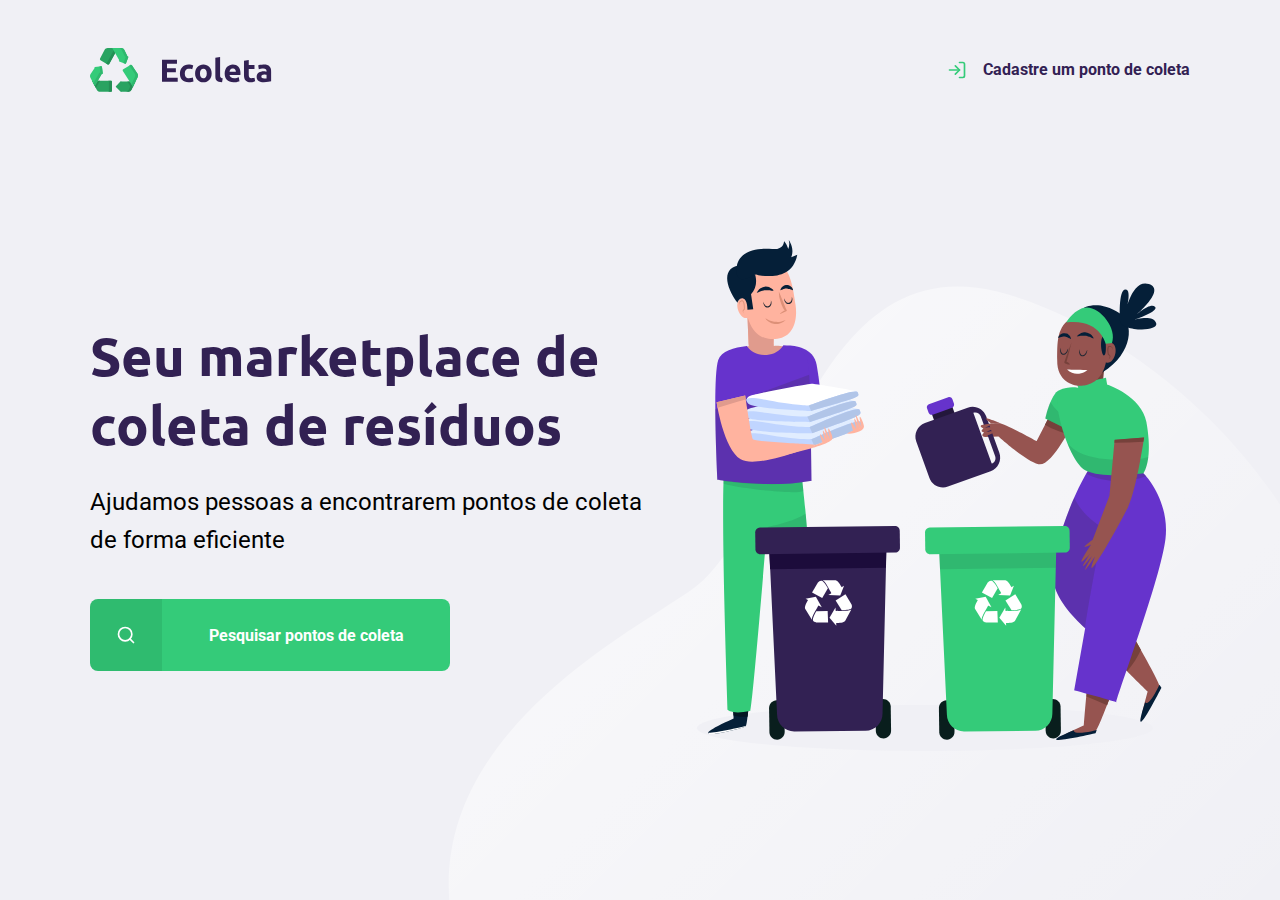
<file: index.html>
<!DOCTYPE html>
<html lang="pt_br">
<head>
    <meta charset="UTF-8">
    <meta name="viewport" content="width=device-width, initial-scale=1.0">
    <title>Ecoleta</title>

    <link href="https://fonts.googleapis.com/css2?family=Roboto&family=Ubuntu:wght@700&display=swap" rel="stylesheet">

    <link rel="stylesheet" href="styles/main.css">
    <link rel="stylesheet" href="styles/home.css">
    <link rel="stylesheet" href="styles/modal.css">

    <link rel="stylesheet" href="styles/responsive.css">
</head>
<body>
    <div id="page-home">
        <div class="content">
            <header>
                <img src="/assets/logo.svg" alt="Logomarca">
                <a href="create-point.html">
                    <span></span>
                    Cadastre um ponto de coleta
                </a>
    
            </header>
            
            <main>
                <h1>Seu marketplace de coleta de resíduos</h1>
        
                <p>Ajudamos pessoas a encontrarem pontos de coleta de forma eficiente</p>
            
                <a href="#">
                    <span></span>
                    <strong>Pesquisar pontos de coleta</strong>
                    </a>
            
            </main>
        </div>
        
    </div>

    <div id="modal" class="hide">
        <div class="content">
            <div class="header">
                <h1>Pontos de Coleta</h1>
                <a href="#">Fechar</a>
            </div>
            <form action="/search-results.html">
                <label for="search">Cidade</label>
                <div class="search field">
                    <input 
                    type="text" 
                    name="search"
                    placeholder="Pesquise por cidade">
                    <button>
                        <img src="/assets/search.svg" alt="Buscar"> 
                    </button>
                </div>
            </form>
        </div>
    </div>
    <script src="/scripts/index.js"></script>
</body>
</html>
</file>
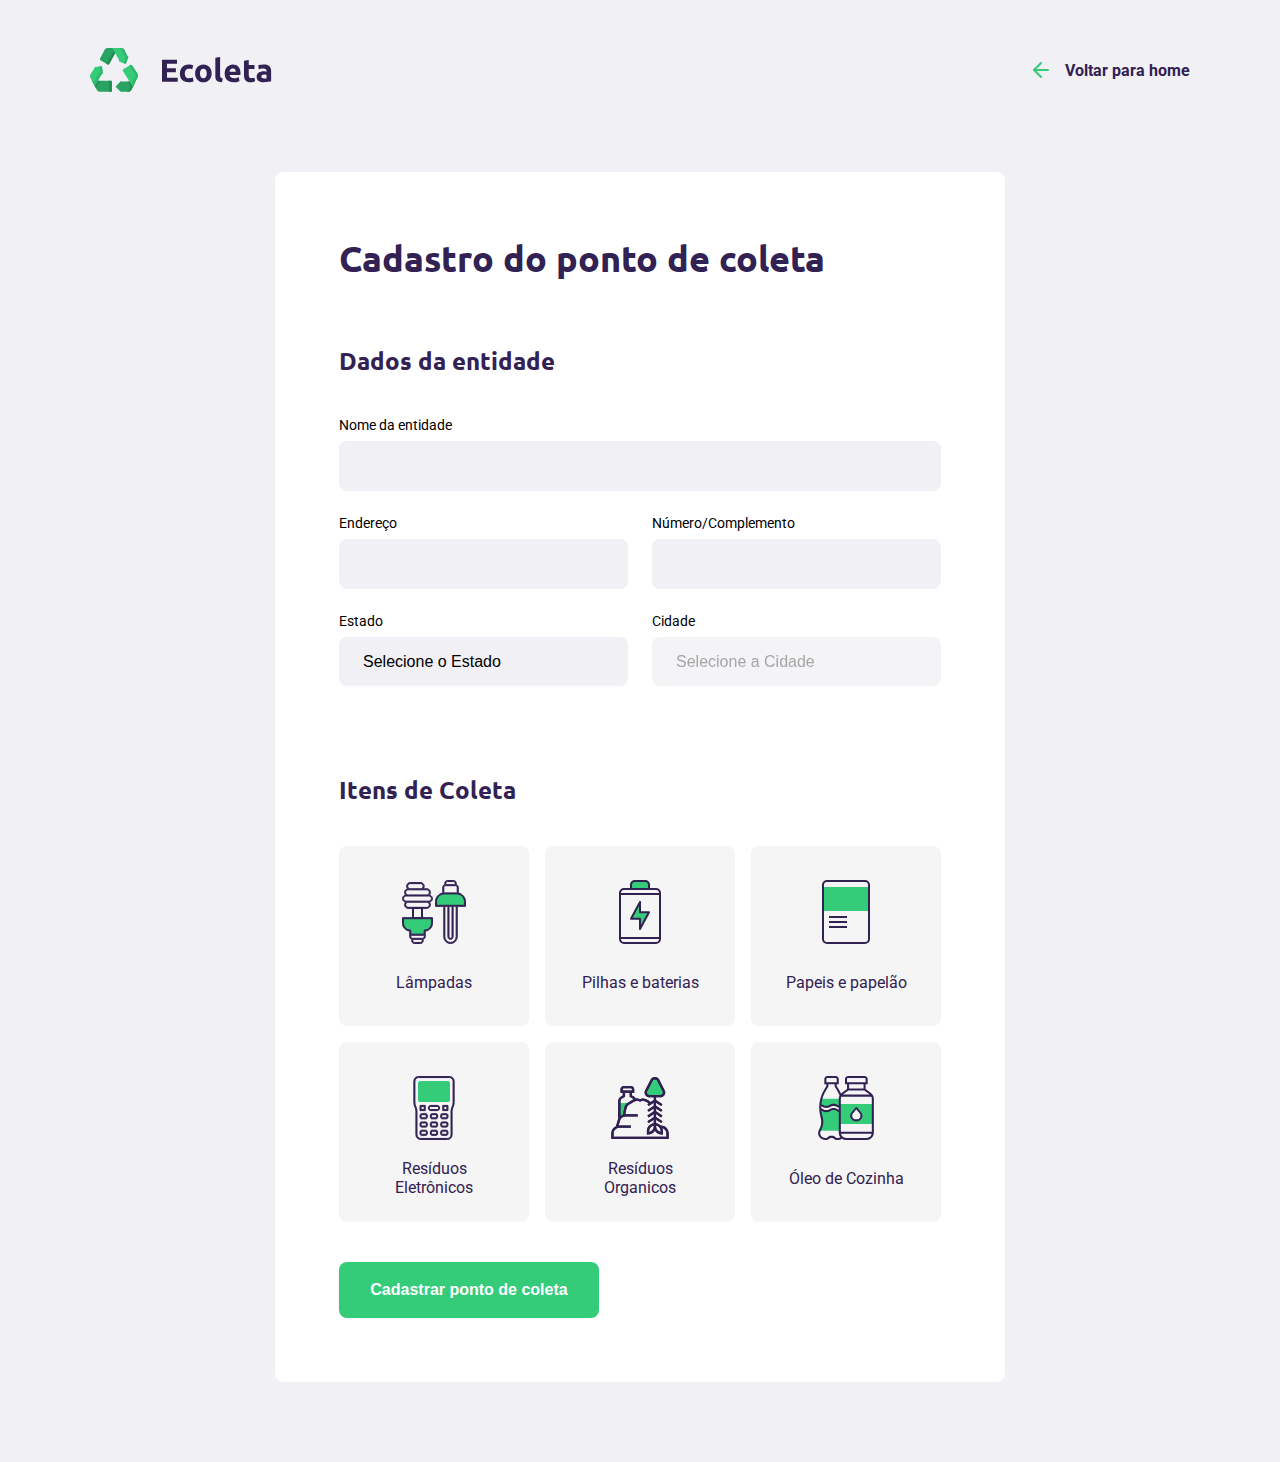
<file: create-point.html>
<!DOCTYPE html>
<html lang="pt_br">
<head>
    <meta charset="UTF-8">
    <meta name="viewport" content="width=device-width, initial-scale=1.0">
    <title>Criar um ponto de coleta</title>

    <link href="https://fonts.googleapis.com/css2?family=Roboto&family=Ubuntu:wght@700&display=swap" rel="stylesheet">

    <link rel="stylesheet" href="styles/main.css">
    <link rel="stylesheet" href="styles/create-point.css">
   
    <link rel="stylesheet" href="styles/responsive.css">
</head>
<body>
    <div id="page-create-point">
        
            <header>
                <img src="/assets/logo.svg" alt="Logomarca">
                <a href="index.html">
                    <span></span>
                    Voltar para home
                </a>
    
            </header>

            <form action="">
                
                <h1>Cadastro do ponto de coleta</h1>

                <fieldset>
                    <legend>
                        <h2>Dados da entidade</h2>
                    </legend>
                    <div class="field">
                        <label for="name">Nome da entidade</label>
                        <input type="text" name="name" required>
                    </div>
                    <div class="field-group">
                        <div class="field">
                            <label for="address">Endereço</label>
                            <input type="text" name="address" required>
                        </div>
                        <div class="field"> 
                            <label for="address2">Número/Complemento</label>
                            <input type="text" name="address2" required>
                        </div>
                    </div>
                    <div class="field-group">
                        <div class="field"> 
                            <label for="state">Estado</label>
                            <select name="uf" required> 
                                <option value="">Selecione o Estado</option>
                                <option value="33">Outro Estado</option>
                            </select>
                            <input type="hidden" name="state">
                        </div>
                        <div class="field">
                            <label for="city">Cidade</label>
                            <select name="city" disabled required>
                                <option value="">Selecione a Cidade</option>
                            </select>
                        </div>
                        
                    </div>
                </fieldset>


                <fieldset>
                    <legend>
                        <h2>Itens de Coleta</h2>
                    </legend>

                    <div class="items-grid" >
                        <li data-id="1">
                            <img src="/assets/lampadas.svg" alt="Lâmpadas">
                            <span>Lâmpadas</span>
                        </li>
                        <li data-id="2">
                            <img src="/assets/baterias.svg" alt="Pilhas e baterias">
                            <span>Pilhas e baterias</span>
                        </li>
                        <li data-id="3">
                            <img src="/assets/papeis-papelao.svg" alt="Papeis e papelão">
                            <span>Papeis e papelão</span>
                        </li>
                        <li data-id="4">
                            <img src="/assets/eletronicos.svg" alt="Resíduos Eletrônicos">
                            <span>Resíduos Eletrônicos</span>
                        </li>
                        <li data-id="5">
                            <img src="/assets/organicos.svg" alt="Resíduos Organicos">
                            <span>Resíduos Organicos</span>
                        </li>
                        <li data-id="6">
                            <img src="/assets/oleo.svg" alt="Óleo de Cozinha">
                            <span>Óleo de Cozinha</span>
                        </li>
                    </div>
                    <input type="hidden" name="items">

                </fieldset>


                <button type="submit">Cadastrar ponto de coleta</button>
            </form>
            
            
        
        
    </div>

    <script src="scripts/create-point.js"></script>
</body>
</html>
</file>
<file: styles/main.css>
:root{
    --title-color: #322153;
    --primary-color: #34cb79;
}

* {
    margin: 0;
    padding: 0;
    box-sizing: border-box;

}
html{ 
    font-family: 'Roboto', sans-serif;
}

body{
    background: #f0f0f5;
    -webkit-font-smoothing: antialiased;
}

a{
    text-decoration: none; 
}

h1,h2,h3,h4,h5,h6{
    color: var(--title-color);
    font-family: 'Ubuntu', sans-serif;

}
</file>
<file: styles/home.css>
#page-home {
    height: 100vh;
    background: url('../assets/home-background.svg') no-repeat;
    background-position: 35vw bottom;
}


#page-home .content {
    width: 90%;
    max-width: 1100px;
    margin: 0 auto;
    height: 100%;
    display: flex;
    flex-direction: column;
}


#page-home header{
    margin-top: 48px;
    display:flex;
    align-items: center;
    justify-content: space-between;
}


#page-home header a{
    display: flex;
    color: var(--title-color);
    font-weight: 700; 
}

#page-home header a span{
    margin-right: 16px;
    display: flex;
    background-image: url('../assets/log-in.svg');
    width: 20px;
    height: 20px;
}

#page-home main{
    max-width: 560px;
    flex: 1;
    display: flex;
    flex-direction: column;
    justify-content: center;
}

#page-home main h1{
    font-size: 54px;

}

#page-home main p {
    font-size: 24px;
    line-height: 38px;
    margin-top: 24px;
}

#page-home main a {
    width: 100%;
    max-width: 360px;
    height: 72px;
    border-radius: 8px;
    display: flex;
    align-items: center;
    margin-top: 40px;
    background-color: var(--primary-color);
    transition: 400ms;
    color: white;
}

#page-home main a:hover {
    background-color: #2fb86e;
}

#page-home main a span{
    width: 72px;
    height: 72px;

    border-top-left-radius: 8px;
    border-bottom-left-radius: 8px;

    background-color: rgba(0,0,0,0.08);

    display: flex;
    align-items: center;
    justify-content: center;
}

#page-home main a span::after{
    content: "";
    background-image: url('../assets/search.svg');

    width: 20px;
    height: 20px;
    
}

#page-home main a strong{
    flex: 1;
    color: white;
    text-align: center;
}
</file>
<file: styles/modal.css>
#modal {
    background-color: #0e0a14ef;
    height: 100vh;
    width: 100vw;

    position: fixed;
    top: 0;
    display: flex;
    justify-content: center;
    align-items: center;
    transition: 400ms;
}

#modal.hide{
    display: none;
}

#modal .content{
    color: white;
    width: 420px;

}

#modal .header{
    display: flex;
    align-items: center;
    justify-content: space-between;
    margin-bottom: 48px;

}

#modal .header a {
    background-image: url("../assets/x.svg");
    width: 20px;
    height: 20px;
    display: flex;

    font-size: 0.01px;
}

#modal .header h1{
    color: white;
    font-size: 36px;
    line-height: 42px;
}

#modal form label{
    font-size: 14px;
    line-height: 16px;
    display: block;
    margin-bottom: 8px;
}

#modal form .field{
    display: flex;

}

#modal form input{
    flex: 1;
    background-color: #f0f0f5;
    border-radius: 8px 0px 0px 8px;
    border: 0;
    padding: 16px 24px;
    font-size: 16px;
    color: #6c6c80;
}

#modal form button{
    width: 72px;
    height: 72px;
    background-color: var(--primary-color);
    border: 0;
    border-radius: 0px 8px 8px 0px;
}

#modal form button:hover{
    background-color: #2fb86e;
}
</file>
<file: styles/responsive.css>
@media(max-width: 900px){
    #page-home{
        background-position-x: 70vw;
    }
    #page-home .content{
        align-items: center;
        text-align: center;
    }
    #page-home header a{
        position: absolute;
        bottom: 48px;

        left: 50%;
        transform: translateX(-50%);
    }
    #page-home main{
        align-items: center;
    }
    #page-search-results .cards{
        grid-template-columns: 1fr;
    }
    #page-search-results .cards img{
        height: 250px;
    }
}

@media (min-width: 1700px){
    #page-home{
        background-position-x: 40vw;
    }
}

@media (max-height: 760px){
    #page-home{
        background-position-y: 200px;
    }
}
</file>
<file: styles/create-point.css>
#page-create-point{
    width: 90%;
    max-width: 1100px;
    
    margin: 0 auto;

}

#page-create-point header{
    margin-top: 48px;

    display: flex;
    justify-content: space-between;
    align-items: center;
}

#page-create-point header a {
    color: var(--title-color);
    font-weight: bold;

    display: flex;
    align-items: center;

}

#page-create-point header a span {
    margin-right: 16px;
    background-image: url('../assets/arrow-left.svg');
    
    display: flex;

    width: 20px;
    height: 24px;

}

form {
    background-color: white;
    margin: 80px auto;
    
    padding: 64px;
    border-radius: 8px;
    max-width: 730px;
}

form h1 {
    font-size: 36px;
}

form fieldset {
    margin-top: 64px;
    border: 0;

}

form legend {
    margin-bottom: 40px;
}

form legend h2 {
    font-size: 24px;
}

form .field {
    flex: 1;
    display: flex;
    flex-direction: column;
    margin-bottom: 24px;
}

form .field-group {
    display: flex;
    
}

form input, form select {
    background-color: #f0f0f5;
    border: 0;
    padding: 16px 24px;
    font-size: 16px;
    
    border-radius: 8px;
}

form select {
    -webkit-appearance: none;
    -moz-appearance: none;
    appearance: none;
}

form label{
   font-size: 14px; 
   margin-bottom: 8px;
}

form .field-group .field + .field {
    margin-left: 24px;
}

form button {
    width: 260px;
    height: 56px;
    background-color: var(--primary-color);
    border-radius: 8px;
    color: white;
    font-weight: bold;
    font-size: 16px;
    border: 0;
    margin-top: 40px;
    transition: background-color 400ms;
}

form button:hover {
    background-color: #2fb86e;
}

.items-grid {
    display: grid;
    grid-template-columns: 1fr 1fr 1fr;
    gap: 16px;
}

.items-grid li{
    background-color: #f5f5f5;
    list-style: none;
    
    border: 2px solid #f5f5f5;
    height: 180px;
    border-radius: 8px;
    padding: 32px 24px 16px;
    display: flex;
    flex-direction: column;
    align-items: center;
    justify-content: space-between;
    text-align: center;
    cursor: pointer;
}

.items-grid li span{
    margin-top: 12px;
    flex: 1;
    display: flex;
    align-items: center;
    color: var(--title-color);

}

.items-grid li.selected {
    background: #e1faec;
    border: 2px solid #34cb79;
}

.items-grid li img,
.items-grid li span {
    pointer-events: none;
}
</file>
